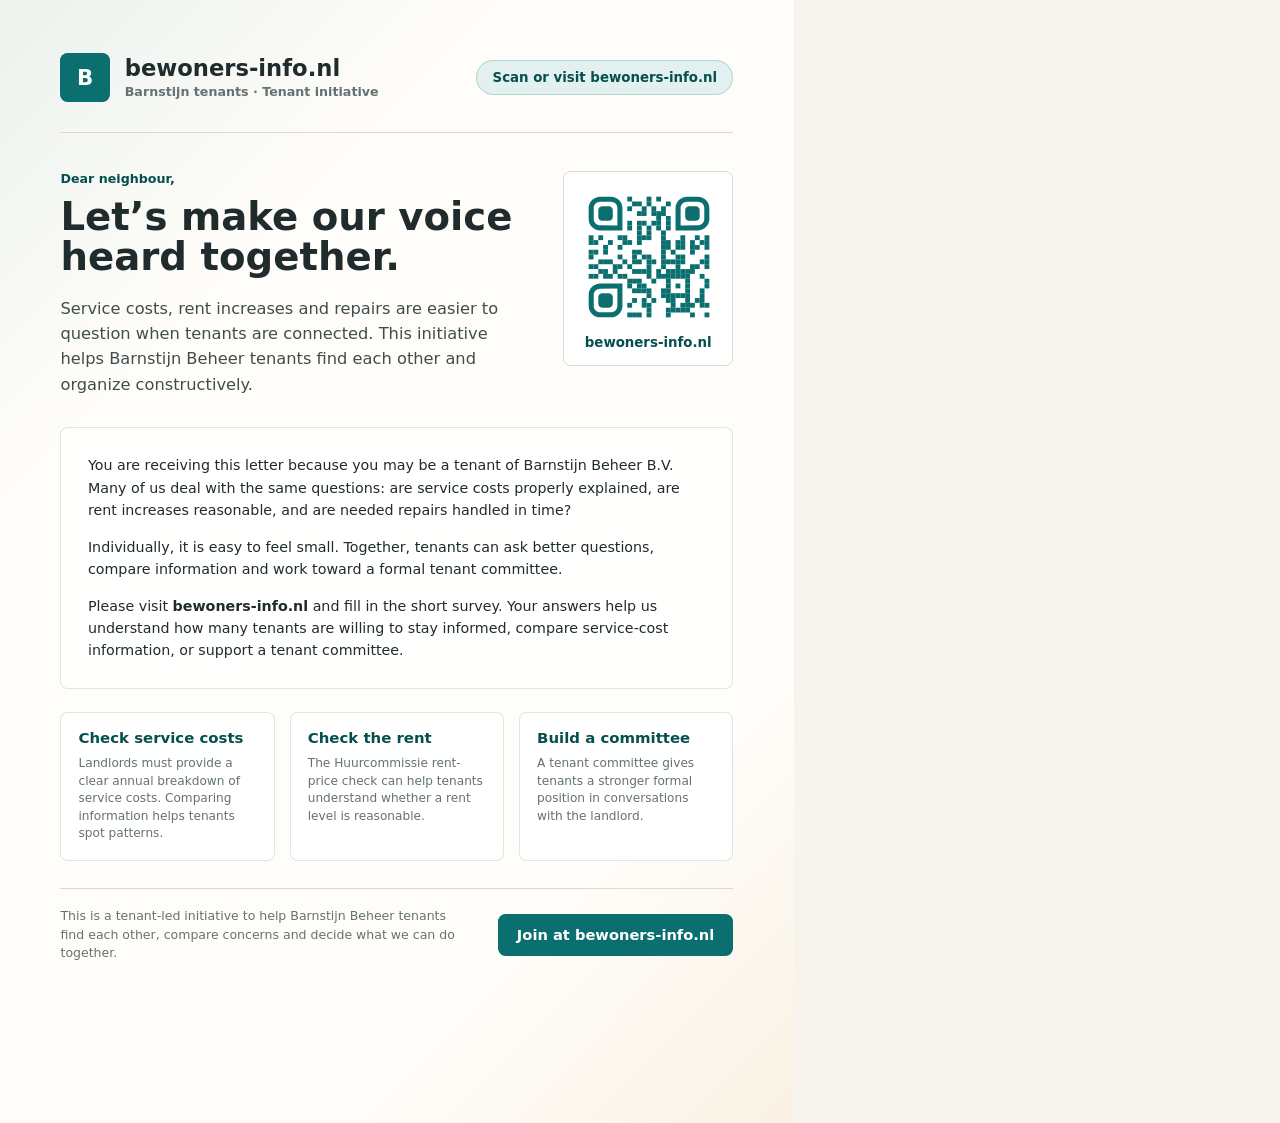
<file: flyer/flyer-en.html>
<!doctype html>
<html lang="en">
  <head>
    <meta charset="utf-8">
    <meta name="viewport" content="width=device-width, initial-scale=1">
    <title>bewoners-info.nl - Tenant initiative flyer</title>
    <style>
      :root {
        --ink: #1f2b2c;
        --muted: #657273;
        --line: #ded8cf;
        --accent: #0b6f6f;
        --accent-strong: #064f4f;
        --accent-soft: #e2f0ef;
        --paper: #fffdf9;
        --warm: #f7f3ed;
        font-family: Inter, ui-sans-serif, system-ui, -apple-system, BlinkMacSystemFont, "Segoe UI", sans-serif;
      }

      * {
        box-sizing: border-box;
      }

      @page {
        size: A4;
        margin: 0;
      }

      html,
      body {
        margin: 0;
        color: var(--ink);
        background: var(--warm);
      }

      body {
        width: 210mm;
        min-height: 297mm;
      }

      .page {
        width: 210mm;
        height: 297mm;
        overflow: hidden;
        padding: 14mm 16mm;
        background:
          linear-gradient(135deg, rgba(11, 111, 111, 0.08), transparent 96mm),
          linear-gradient(315deg, rgba(200, 138, 45, 0.10), transparent 84mm),
          var(--paper);
      }

      .topbar {
        display: flex;
        align-items: center;
        justify-content: space-between;
        gap: 12mm;
        padding-bottom: 8mm;
        border-bottom: 1px solid var(--line);
      }

      .brand {
        display: flex;
        align-items: center;
        gap: 4mm;
      }

      .brand-mark {
        width: 13mm;
        height: 13mm;
        display: grid;
        place-items: center;
        border-radius: 2mm;
        color: white;
        background: var(--accent);
        font-weight: 900;
        font-size: 16pt;
      }

      .brand-title {
        display: block;
        font-size: 17pt;
        line-height: 1.1;
        font-weight: 900;
      }

      .brand-subtitle {
        display: block;
        margin-top: 1mm;
        color: var(--muted);
        font-size: 9.5pt;
        font-weight: 650;
      }

      .domain-pill {
        padding: 2.5mm 4mm;
        border: 1px solid rgba(11, 111, 111, 0.22);
        border-radius: 99mm;
        color: var(--accent-strong);
        background: var(--accent-soft);
        font-size: 10pt;
        font-weight: 850;
        white-space: nowrap;
      }

      .hero {
        display: grid;
        grid-template-columns: 1fr 45mm;
        gap: 10mm;
        align-items: start;
        padding: 10mm 0 8mm;
      }

      .eyebrow {
        margin: 0 0 3mm;
        color: var(--accent-strong);
        font-size: 9.5pt;
        font-weight: 900;
      }

      h1 {
        margin: 0;
        font-size: 29pt;
        line-height: 1.03;
        letter-spacing: 0;
      }

      .lead {
        margin: 5mm 0 0;
        color: #3f4d4d;
        font-size: 12.2pt;
        line-height: 1.55;
      }

      .qr-card {
        padding: 4mm;
        border: 1px solid var(--line);
        border-radius: 2mm;
        background: white;
        text-align: center;
      }

      .qr-card img {
        width: 37mm;
        height: 37mm;
        display: block;
        margin: 0 auto 2mm;
      }

      .qr-card strong {
        display: block;
        color: var(--accent-strong);
        font-size: 10pt;
      }

      .letter {
        padding: 7mm;
        border: 1px solid rgba(31, 43, 44, 0.12);
        border-radius: 2mm;
        background: rgba(255, 255, 255, 0.72);
      }

      .letter p {
        margin: 0 0 4mm;
        font-size: 10.7pt;
        line-height: 1.55;
      }

      .letter p:last-child {
        margin-bottom: 0;
      }

      .info-grid {
        display: grid;
        grid-template-columns: repeat(3, 1fr);
        gap: 4mm;
        margin-top: 6mm;
      }

      .info-card {
        min-height: 35mm;
        padding: 4.5mm;
        border: 1px solid rgba(31, 43, 44, 0.12);
        border-radius: 2mm;
        background: white;
      }

      .info-card h2 {
        margin: 0 0 2mm;
        color: var(--accent-strong);
        font-size: 11.2pt;
        line-height: 1.2;
      }

      .info-card p {
        margin: 0;
        color: var(--muted);
        font-size: 9.1pt;
        line-height: 1.45;
      }

      .footer {
        display: grid;
        grid-template-columns: 1fr auto;
        gap: 8mm;
        align-items: center;
        margin-top: 7mm;
        padding-top: 5mm;
        border-top: 1px solid var(--line);
      }

      .footer p {
        margin: 0;
        color: var(--muted);
        font-size: 9.4pt;
        line-height: 1.45;
      }

      .cta {
        padding: 3.3mm 5mm;
        border-radius: 2mm;
        color: white;
        background: var(--accent);
        font-size: 11pt;
        font-weight: 900;
        white-space: nowrap;
      }

      @media print {
        body {
          background: white;
        }
      }
    </style>
  </head>
  <body>
    <main class="page">
      <header class="topbar">
        <div class="brand">
          <div class="brand-mark">B</div>
          <div>
            <span class="brand-title">bewoners-info.nl</span>
            <span class="brand-subtitle">Barnstijn tenants · Tenant initiative</span>
          </div>
        </div>
        <div class="domain-pill">Scan or visit bewoners-info.nl</div>
      </header>

      <section class="hero">
        <div>
          <p class="eyebrow">Dear neighbour,</p>
          <h1>Let’s make our voice heard together.</h1>
          <p class="lead">Service costs, rent increases and repairs are easier to question when tenants are connected. This initiative helps Barnstijn Beheer tenants find each other and organize constructively.</p>
        </div>
        <aside class="qr-card" aria-label="QR code to bewoners-info.nl">
          <img src="qr-code.svg" alt="QR code for https://bewoners-info.nl/">
          <strong>bewoners-info.nl</strong>
        </aside>
      </section>

      <section class="letter">
        <p>You are receiving this letter because you may be a tenant of Barnstijn Beheer B.V. Many of us deal with the same questions: are service costs properly explained, are rent increases reasonable, and are needed repairs handled in time?</p>
        <p>Individually, it is easy to feel small. Together, tenants can ask better questions, compare information and work toward a formal tenant committee.</p>
        <p>Please visit <strong>bewoners-info.nl</strong> and fill in the short survey. Your answers help us understand how many tenants are willing to stay informed, compare service-cost information, or support a tenant committee.</p>
      </section>

      <section class="info-grid" aria-label="Why join">
        <article class="info-card">
          <h2>Check service costs</h2>
          <p>Landlords must provide a clear annual breakdown of service costs. Comparing information helps tenants spot patterns.</p>
        </article>
        <article class="info-card">
          <h2>Check the rent</h2>
          <p>The Huurcommissie rent-price check can help tenants understand whether a rent level is reasonable.</p>
        </article>
        <article class="info-card">
          <h2>Build a committee</h2>
          <p>A tenant committee gives tenants a stronger formal position in conversations with the landlord.</p>
        </article>
      </section>

      <footer class="footer">
        <p>This is a tenant-led initiative to help Barnstijn Beheer tenants find each other, compare concerns and decide what we can do together.</p>
        <div class="cta">Join at bewoners-info.nl</div>
      </footer>
    </main>
  </body>
</html>
</file>
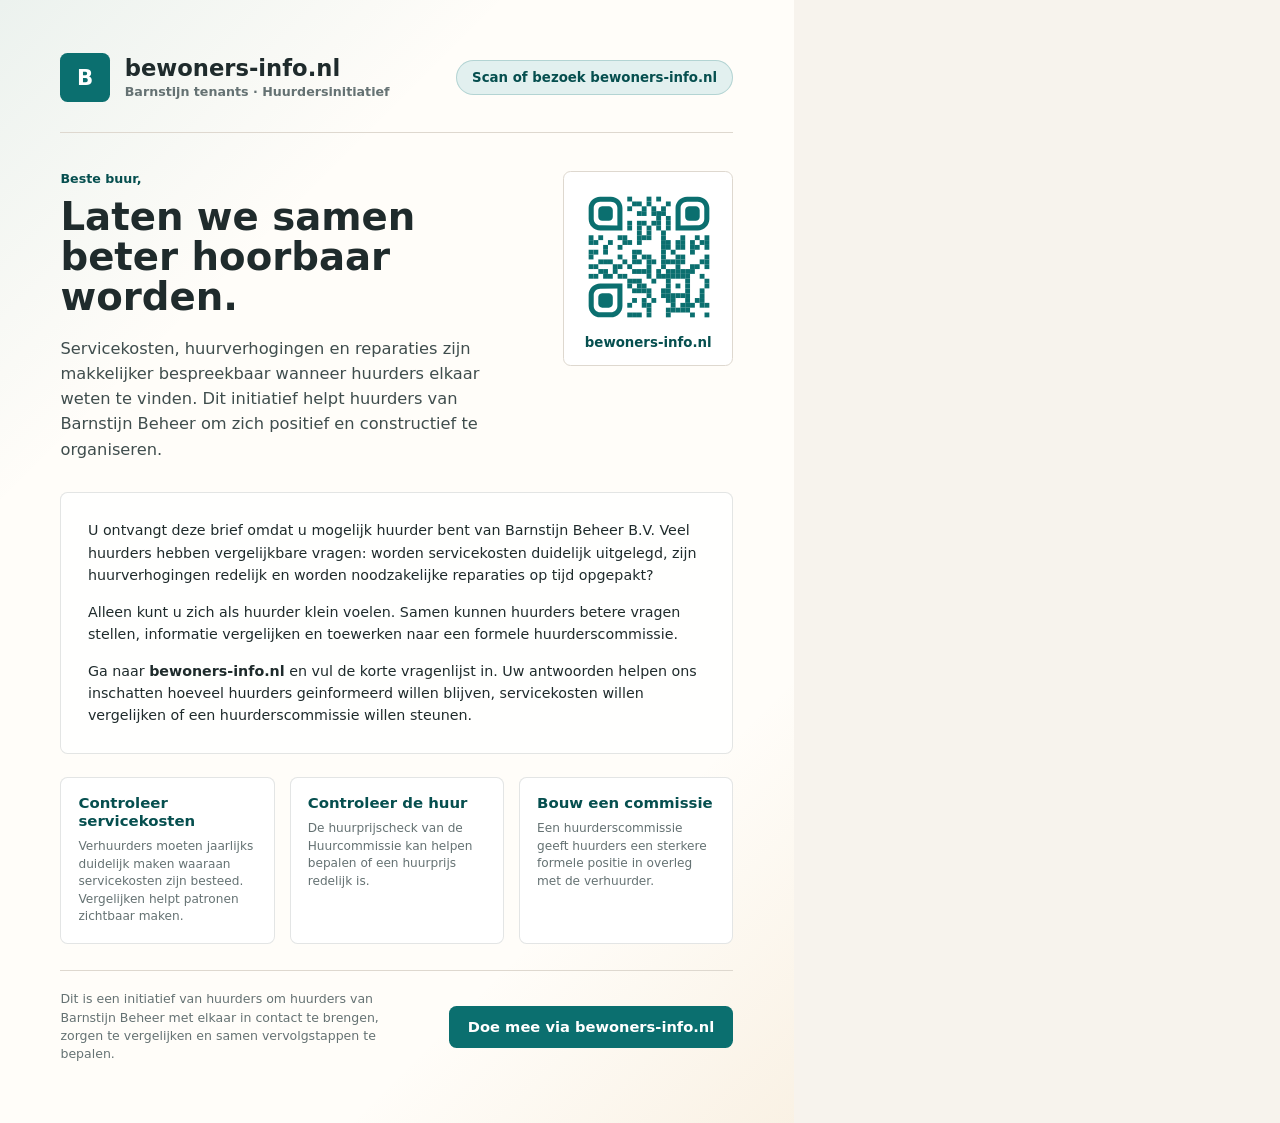
<file: flyer/flyer-nl.html>
<!doctype html>
<html lang="nl">
  <head>
    <meta charset="utf-8">
    <meta name="viewport" content="width=device-width, initial-scale=1">
    <title>bewoners-info.nl - Huurdersinitiatief flyer</title>
    <style>
      :root {
        --ink: #1f2b2c;
        --muted: #657273;
        --line: #ded8cf;
        --accent: #0b6f6f;
        --accent-strong: #064f4f;
        --accent-soft: #e2f0ef;
        --paper: #fffdf9;
        --warm: #f7f3ed;
        font-family: Inter, ui-sans-serif, system-ui, -apple-system, BlinkMacSystemFont, "Segoe UI", sans-serif;
      }

      * {
        box-sizing: border-box;
      }

      @page {
        size: A4;
        margin: 0;
      }

      html,
      body {
        margin: 0;
        color: var(--ink);
        background: var(--warm);
      }

      body {
        width: 210mm;
        min-height: 297mm;
      }

      .page {
        width: 210mm;
        height: 297mm;
        overflow: hidden;
        padding: 14mm 16mm;
        background:
          linear-gradient(135deg, rgba(11, 111, 111, 0.08), transparent 96mm),
          linear-gradient(315deg, rgba(200, 138, 45, 0.10), transparent 84mm),
          var(--paper);
      }

      .topbar {
        display: flex;
        align-items: center;
        justify-content: space-between;
        gap: 12mm;
        padding-bottom: 8mm;
        border-bottom: 1px solid var(--line);
      }

      .brand {
        display: flex;
        align-items: center;
        gap: 4mm;
      }

      .brand-mark {
        width: 13mm;
        height: 13mm;
        display: grid;
        place-items: center;
        border-radius: 2mm;
        color: white;
        background: var(--accent);
        font-weight: 900;
        font-size: 16pt;
      }

      .brand-title {
        display: block;
        font-size: 17pt;
        line-height: 1.1;
        font-weight: 900;
      }

      .brand-subtitle {
        display: block;
        margin-top: 1mm;
        color: var(--muted);
        font-size: 9.5pt;
        font-weight: 650;
      }

      .domain-pill {
        padding: 2.5mm 4mm;
        border: 1px solid rgba(11, 111, 111, 0.22);
        border-radius: 99mm;
        color: var(--accent-strong);
        background: var(--accent-soft);
        font-size: 10pt;
        font-weight: 850;
        white-space: nowrap;
      }

      .hero {
        display: grid;
        grid-template-columns: 1fr 45mm;
        gap: 10mm;
        align-items: start;
        padding: 10mm 0 8mm;
      }

      .eyebrow {
        margin: 0 0 3mm;
        color: var(--accent-strong);
        font-size: 9.5pt;
        font-weight: 900;
      }

      h1 {
        margin: 0;
        font-size: 29pt;
        line-height: 1.03;
        letter-spacing: 0;
      }

      .lead {
        margin: 5mm 0 0;
        color: #3f4d4d;
        font-size: 12.2pt;
        line-height: 1.55;
      }

      .qr-card {
        padding: 4mm;
        border: 1px solid var(--line);
        border-radius: 2mm;
        background: white;
        text-align: center;
      }

      .qr-card img {
        width: 37mm;
        height: 37mm;
        display: block;
        margin: 0 auto 2mm;
      }

      .qr-card strong {
        display: block;
        color: var(--accent-strong);
        font-size: 10pt;
      }

      .letter {
        padding: 7mm;
        border: 1px solid rgba(31, 43, 44, 0.12);
        border-radius: 2mm;
        background: rgba(255, 255, 255, 0.72);
      }

      .letter p {
        margin: 0 0 4mm;
        font-size: 10.7pt;
        line-height: 1.55;
      }

      .letter p:last-child {
        margin-bottom: 0;
      }

      .info-grid {
        display: grid;
        grid-template-columns: repeat(3, 1fr);
        gap: 4mm;
        margin-top: 6mm;
      }

      .info-card {
        min-height: 35mm;
        padding: 4.5mm;
        border: 1px solid rgba(31, 43, 44, 0.12);
        border-radius: 2mm;
        background: white;
      }

      .info-card h2 {
        margin: 0 0 2mm;
        color: var(--accent-strong);
        font-size: 11.2pt;
        line-height: 1.2;
      }

      .info-card p {
        margin: 0;
        color: var(--muted);
        font-size: 9.1pt;
        line-height: 1.45;
      }

      .footer {
        display: grid;
        grid-template-columns: 1fr auto;
        gap: 8mm;
        align-items: center;
        margin-top: 7mm;
        padding-top: 5mm;
        border-top: 1px solid var(--line);
      }

      .footer p {
        margin: 0;
        color: var(--muted);
        font-size: 9.4pt;
        line-height: 1.45;
      }

      .cta {
        padding: 3.3mm 5mm;
        border-radius: 2mm;
        color: white;
        background: var(--accent);
        font-size: 11pt;
        font-weight: 900;
        white-space: nowrap;
      }

      @media print {
        body {
          background: white;
        }
      }
    </style>
  </head>
  <body>
    <main class="page">
      <header class="topbar">
        <div class="brand">
          <div class="brand-mark">B</div>
          <div>
            <span class="brand-title">bewoners-info.nl</span>
            <span class="brand-subtitle">Barnstijn tenants · Huurdersinitiatief</span>
          </div>
        </div>
        <div class="domain-pill">Scan of bezoek bewoners-info.nl</div>
      </header>

      <section class="hero">
        <div>
          <p class="eyebrow">Beste buur,</p>
          <h1>Laten we samen beter hoorbaar worden.</h1>
          <p class="lead">Servicekosten, huurverhogingen en reparaties zijn makkelijker bespreekbaar wanneer huurders elkaar weten te vinden. Dit initiatief helpt huurders van Barnstijn Beheer om zich positief en constructief te organiseren.</p>
        </div>
        <aside class="qr-card" aria-label="QR-code naar bewoners-info.nl">
          <img src="qr-code.svg" alt="QR-code voor https://bewoners-info.nl/">
          <strong>bewoners-info.nl</strong>
        </aside>
      </section>

      <section class="letter">
        <p>U ontvangt deze brief omdat u mogelijk huurder bent van Barnstijn Beheer B.V. Veel huurders hebben vergelijkbare vragen: worden servicekosten duidelijk uitgelegd, zijn huurverhogingen redelijk en worden noodzakelijke reparaties op tijd opgepakt?</p>
        <p>Alleen kunt u zich als huurder klein voelen. Samen kunnen huurders betere vragen stellen, informatie vergelijken en toewerken naar een formele huurderscommissie.</p>
        <p>Ga naar <strong>bewoners-info.nl</strong> en vul de korte vragenlijst in. Uw antwoorden helpen ons inschatten hoeveel huurders geinformeerd willen blijven, servicekosten willen vergelijken of een huurderscommissie willen steunen.</p>
      </section>

      <section class="info-grid" aria-label="Waarom meedoen">
        <article class="info-card">
          <h2>Controleer servicekosten</h2>
          <p>Verhuurders moeten jaarlijks duidelijk maken waaraan servicekosten zijn besteed. Vergelijken helpt patronen zichtbaar maken.</p>
        </article>
        <article class="info-card">
          <h2>Controleer de huur</h2>
          <p>De huurprijscheck van de Huurcommissie kan helpen bepalen of een huurprijs redelijk is.</p>
        </article>
        <article class="info-card">
          <h2>Bouw een commissie</h2>
          <p>Een huurderscommissie geeft huurders een sterkere formele positie in overleg met de verhuurder.</p>
        </article>
      </section>

      <footer class="footer">
        <p>Dit is een initiatief van huurders om huurders van Barnstijn Beheer met elkaar in contact te brengen, zorgen te vergelijken en samen vervolgstappen te bepalen.</p>
        <div class="cta">Doe mee via bewoners-info.nl</div>
      </footer>
    </main>
  </body>
</html>
</file>
